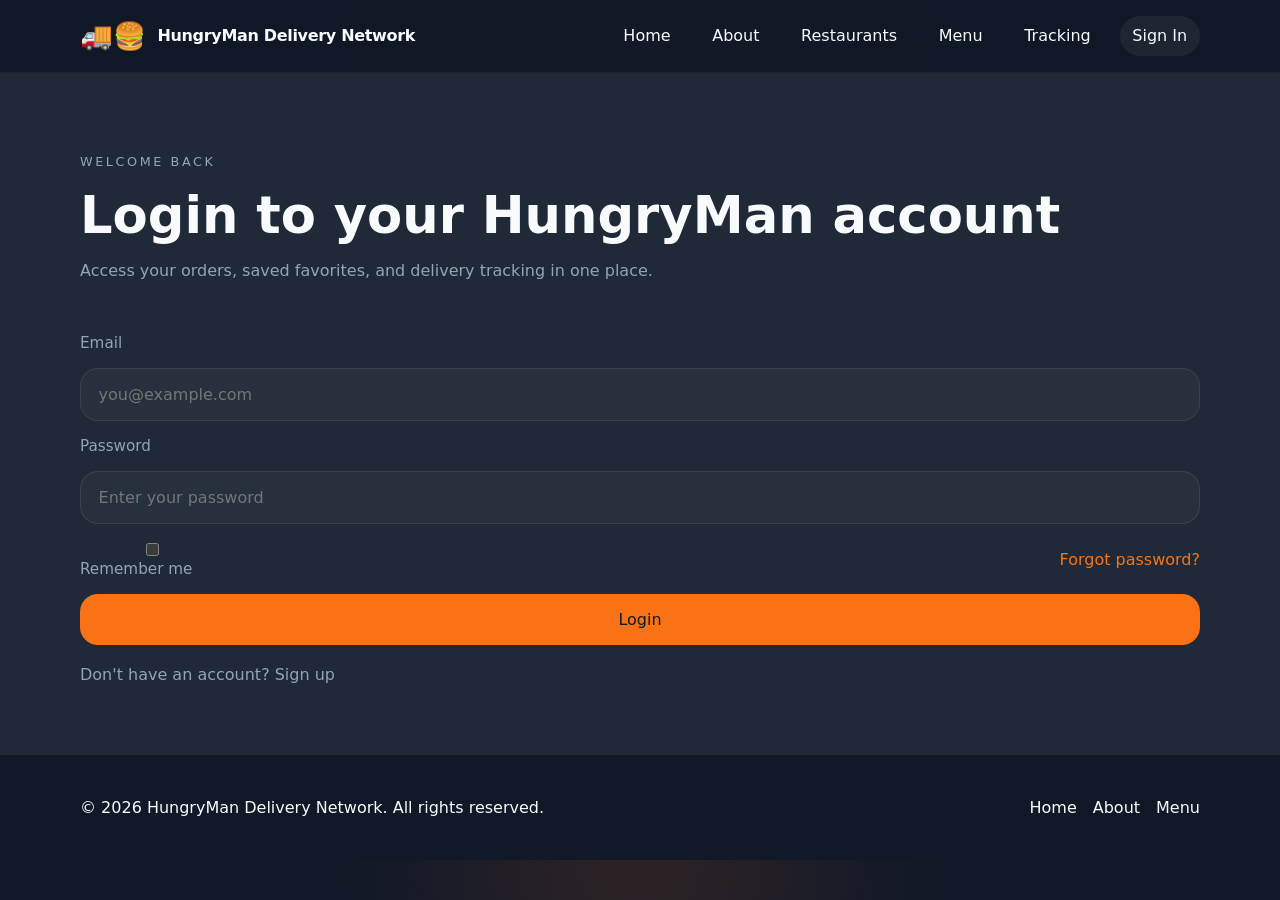
<file: Ai_fronend/login.html>
<!DOCTYPE html>
<html lang="en">
<head>
  <meta charset="UTF-8" />
  <meta name="viewport" content="width=device-width, initial-scale=1.0" />
  <title>Login - HungryMan Delivery Network</title>
  <link rel="stylesheet" href="style.css" />
</head>
<body>
  <header class="site-header">
    <div class="container header-inner">
      <a href="index.html" class="brand">
        <span class="brand-icon">🚚🍔</span>
        <span>HungryMan Delivery Network</span>
      </a>
      <button class="nav-toggle" id="navToggle" aria-label="Open navigation menu">
        <span></span><span></span><span></span>
      </button>
      <nav class="main-nav" id="mainNav">
        <a href="index.html">Home</a>
        <a href="about.html">About</a>
        <a href="restaurants.html">Restaurants</a>
        <a href="menu.html">Menu</a>
        <a href="tracking.html">Tracking</a>
        <a href="login.html" class="button button-secondary">Sign In</a>
      </nav>
    </div>
  </header>

  <main>
    <section class="section section-dark auth-section">
      <div class="container auth-grid">
        <div class="auth-copy">
          <p class="eyebrow">Welcome back</p>
          <h1>Login to your HungryMan account</h1>
          <p>Access your orders, saved favorites, and delivery tracking in one place.</p>
        </div>
        <form id="loginForm" class="auth-form" novalidate>
          <label for="loginEmail">Email</label>
          <input id="loginEmail" type="email" placeholder="you@example.com" required />
          <label for="loginPassword">Password</label>
          <input id="loginPassword" type="password" placeholder="Enter your password" required />
          <div class="form-row remember-row">
            <label><input type="checkbox" id="rememberMe" /> Remember me</label>
            <a href="#">Forgot password?</a>
          </div>
          <button type="submit" class="button button-primary">Login</button>
          <p class="auth-note">Don't have an account? <a href="signup.html">Sign up</a></p>
        </form>
      </div>
    </section>
  </main>

  <footer class="site-footer">
    <div class="container footer-inner">
      <p>© 2026 HungryMan Delivery Network. All rights reserved.</p>
      <div class="footer-links">
        <a href="index.html">Home</a>
        <a href="about.html">About</a>
        <a href="menu.html">Menu</a>
      </div>
    </div>
  </footer>

  <div id="toast" class="toast"></div>
  <script src="script.js"></script>
</body>
</html>
</file>
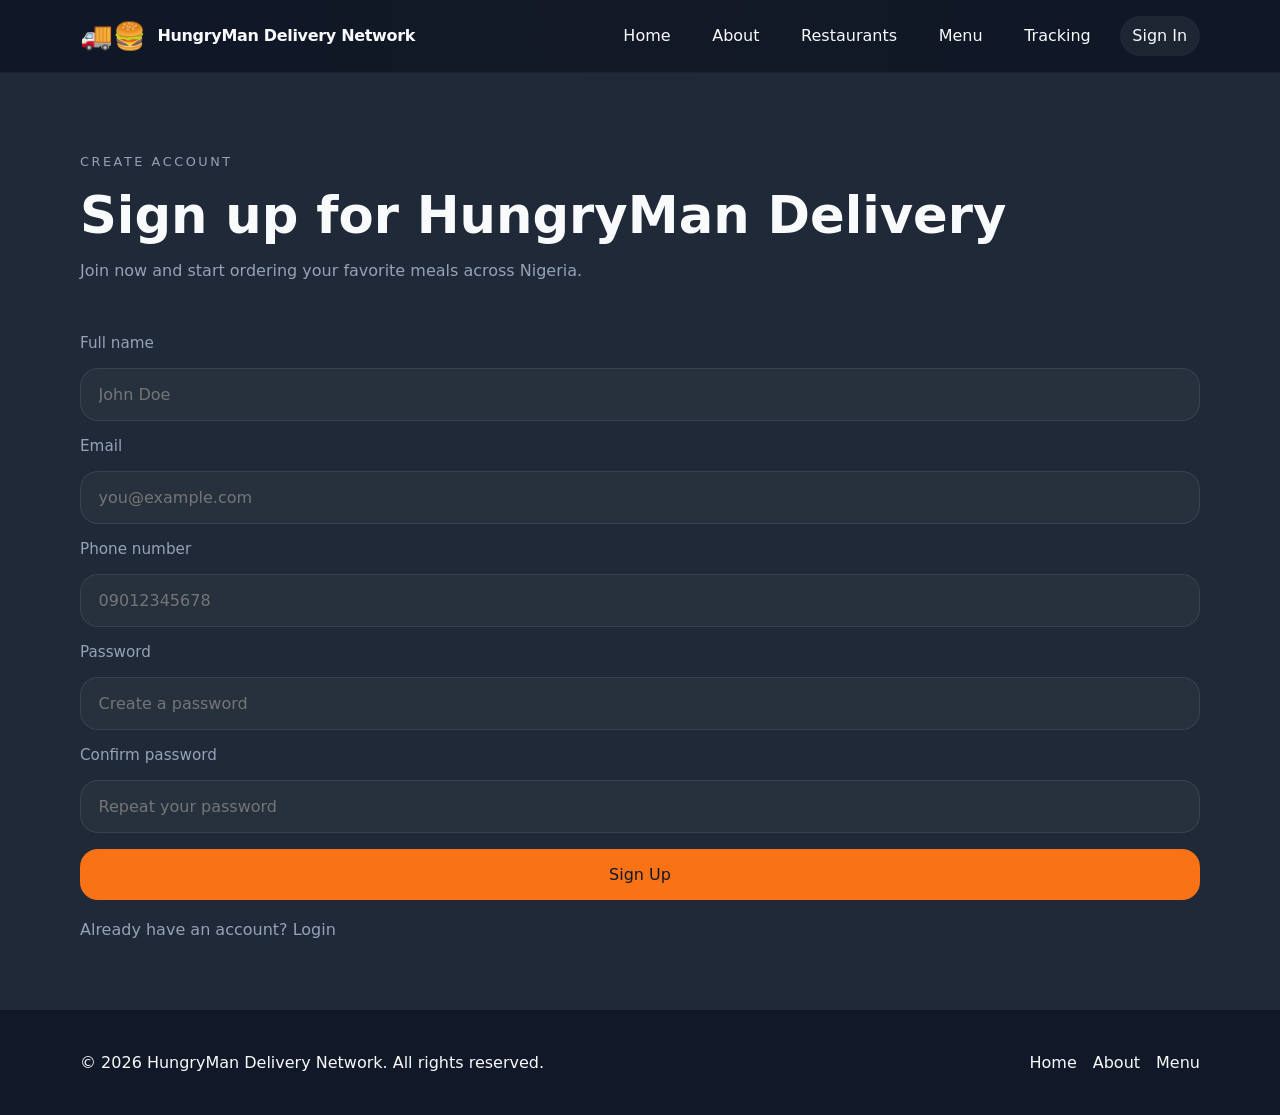
<file: Ai_fronend/signup.html>
<!DOCTYPE html>
<html lang="en">
<head>
  <meta charset="UTF-8" />
  <meta name="viewport" content="width=device-width, initial-scale=1.0" />
  <title>Sign Up - HungryMan Delivery Network</title>
  <link rel="stylesheet" href="style.css" />
</head>
<body>
  <header class="site-header">
    <div class="container header-inner">
      <a href="index.html" class="brand">
        <span class="brand-icon">🚚🍔</span>
        <span>HungryMan Delivery Network</span>
      </a>
      <button class="nav-toggle" id="navToggle" aria-label="Open navigation menu">
        <span></span><span></span><span></span>
      </button>
      <nav class="main-nav" id="mainNav">
        <a href="index.html">Home</a>
        <a href="about.html">About</a>
        <a href="restaurants.html">Restaurants</a>
        <a href="menu.html">Menu</a>
        <a href="tracking.html">Tracking</a>
        <a href="login.html" class="button button-secondary">Sign In</a>
      </nav>
    </div>
  </header>

  <main>
    <section class="section section-dark auth-section">
      <div class="container auth-grid">
        <div class="auth-copy">
          <p class="eyebrow">Create account</p>
          <h1>Sign up for HungryMan Delivery</h1>
          <p>Join now and start ordering your favorite meals across Nigeria.</p>
        </div>
        <form id="signupForm" class="auth-form" novalidate>
          <label for="fullName">Full name</label>
          <input id="fullName" type="text" placeholder="John Doe" required />
          <label for="signupEmail">Email</label>
          <input id="signupEmail" type="email" placeholder="you@example.com" required />
          <label for="phoneNumber">Phone number</label>
          <input id="phoneNumber" type="tel" placeholder="09012345678" required />
          <label for="signupPassword">Password</label>
          <input id="signupPassword" type="password" placeholder="Create a password" required />
          <label for="confirmPassword">Confirm password</label>
          <input id="confirmPassword" type="password" placeholder="Repeat your password" required />
          <button type="submit" class="button button-primary">Sign Up</button>
          <p class="auth-note">Already have an account? <a href="login.html">Login</a></p>
        </form>
      </div>
    </section>
  </main>

  <footer class="site-footer">
    <div class="container footer-inner">
      <p>© 2026 HungryMan Delivery Network. All rights reserved.</p>
      <div class="footer-links">
        <a href="index.html">Home</a>
        <a href="about.html">About</a>
        <a href="menu.html">Menu</a>
      </div>
    </div>
  </footer>

  <div id="toast" class="toast"></div>
  <script src="script.js"></script>
</body>
</html>
</file>
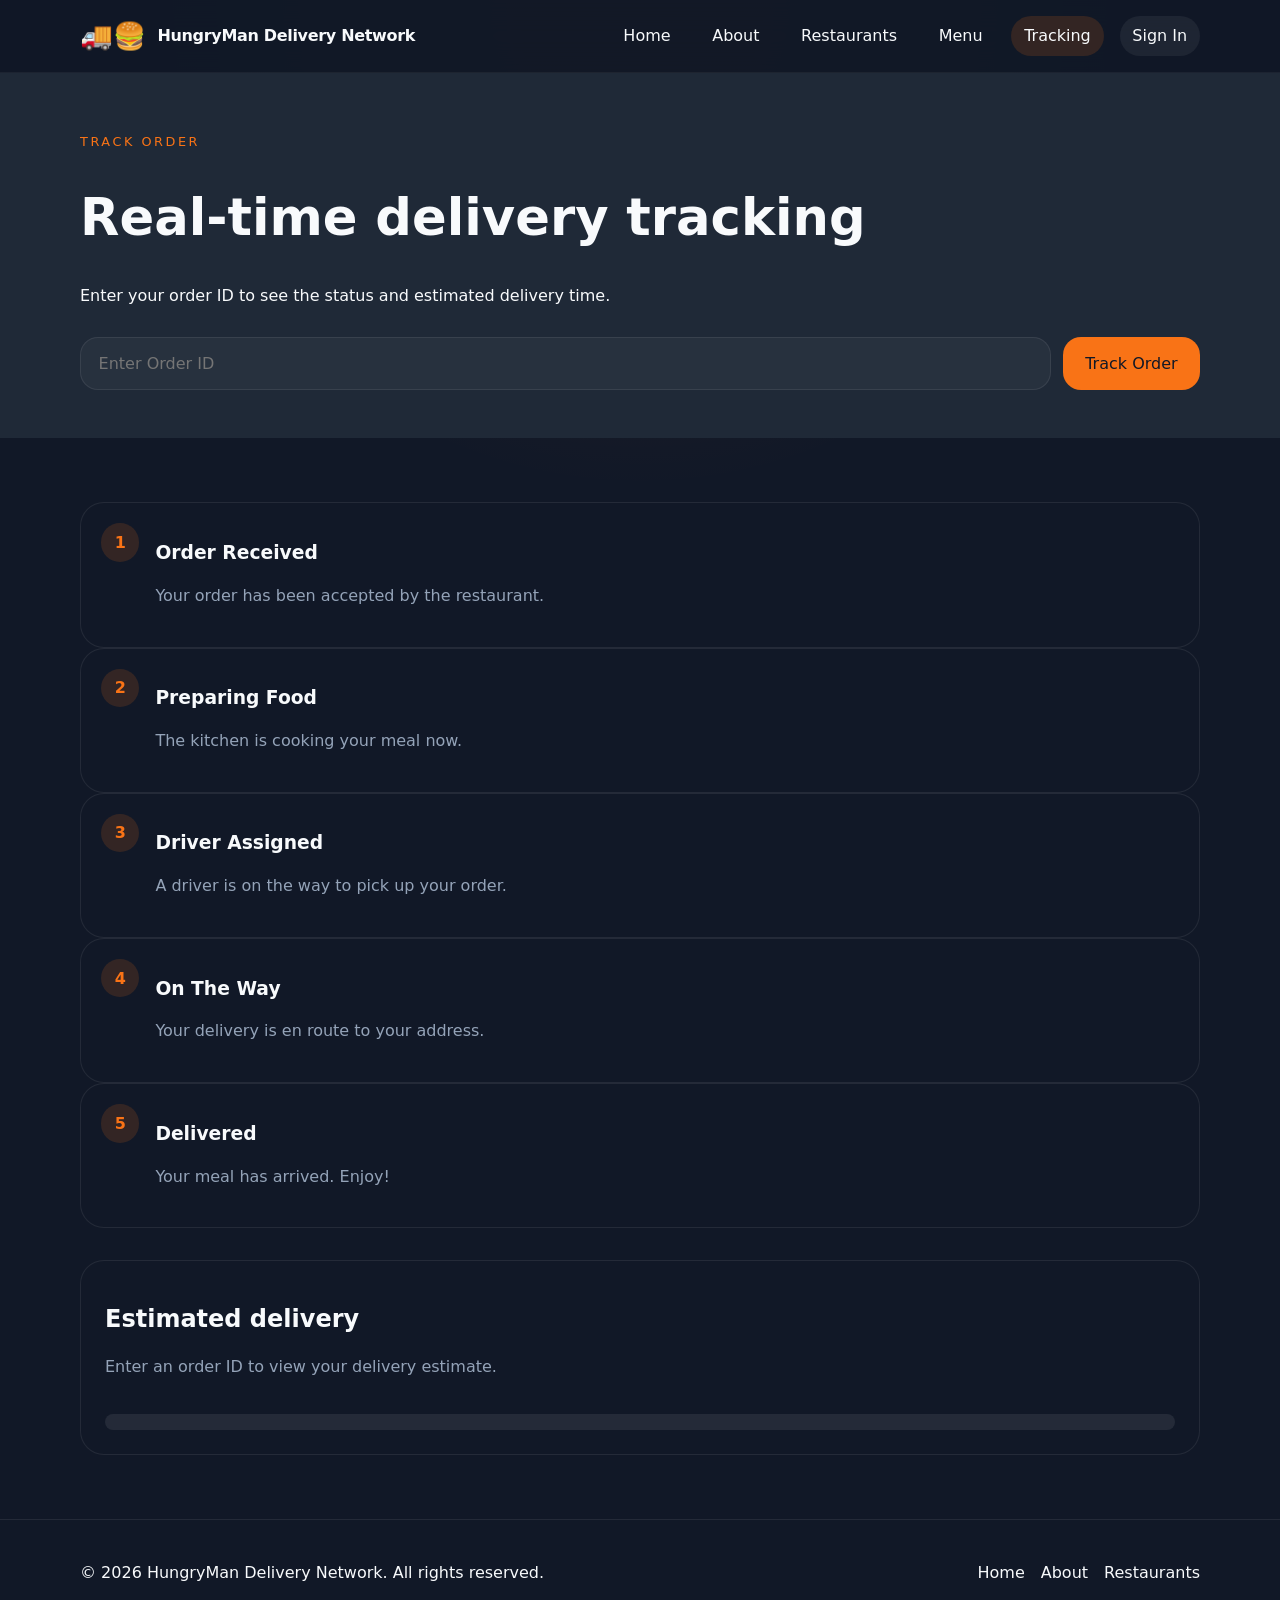
<file: Ai_fronend/tracking.html>
<!DOCTYPE html>
<html lang="en">
<head>
  <meta charset="UTF-8" />
  <meta name="viewport" content="width=device-width, initial-scale=1.0" />
  <title>Order Tracking - HungryMan Delivery Network</title>
  <link rel="stylesheet" href="style.css" />
</head>
<body>
  <header class="site-header">
    <div class="container header-inner">
      <a href="index.html" class="brand">
        <span class="brand-icon">🚚🍔</span>
        <span>HungryMan Delivery Network</span>
      </a>
      <button class="nav-toggle" id="navToggle" aria-label="Open navigation menu">
        <span></span><span></span><span></span>
      </button>
      <nav class="main-nav" id="mainNav">
        <a href="index.html">Home</a>
        <a href="about.html">About</a>
        <a href="restaurants.html">Restaurants</a>
        <a href="menu.html">Menu</a>
        <a href="tracking.html" class="active">Tracking</a>
        <a href="login.html" class="button button-secondary">Sign In</a>
      </nav>
    </div>
  </header>

  <main>
    <section class="section section-dark tracking-hero">
      <div class="container">
        <p class="eyebrow">Track Order</p>
        <h1>Real-time delivery tracking</h1>
        <p>Enter your order ID to see the status and estimated delivery time.</p>
        <div class="tracking-form">
          <input id="orderIdInput" type="text" placeholder="Enter Order ID" />
          <button id="trackOrderButton" class="button button-primary">Track Order</button>
        </div>
      </div>
    </section>

    <section class="section container tracking-panel">
      <div class="tracking-status">
        <div class="tracker-step" data-step="received">
          <span class="step-number">1</span>
          <div>
            <h3>Order Received</h3>
            <p>Your order has been accepted by the restaurant.</p>
          </div>
        </div>
        <div class="tracker-step" data-step="preparing">
          <span class="step-number">2</span>
          <div>
            <h3>Preparing Food</h3>
            <p>The kitchen is cooking your meal now.</p>
          </div>
        </div>
        <div class="tracker-step" data-step="assigned">
          <span class="step-number">3</span>
          <div>
            <h3>Driver Assigned</h3>
            <p>A driver is on the way to pick up your order.</p>
          </div>
        </div>
        <div class="tracker-step" data-step="way">
          <span class="step-number">4</span>
          <div>
            <h3>On The Way</h3>
            <p>Your delivery is en route to your address.</p>
          </div>
        </div>
        <div class="tracker-step" data-step="delivered">
          <span class="step-number">5</span>
          <div>
            <h3>Delivered</h3>
            <p>Your meal has arrived. Enjoy!</p>
          </div>
        </div>
      </div>
      <div class="tracking-summary">
        <h2>Estimated delivery</h2>
        <p id="estimatedTime">Enter an order ID to view your delivery estimate.</p>
        <div class="progress-bar" id="orderProgressBar">
          <div class="progress-fill"></div>
        </div>
      </div>
    </section>
  </main>

  <footer class="site-footer">
    <div class="container footer-inner">
      <p>© 2026 HungryMan Delivery Network. All rights reserved.</p>
      <div class="footer-links">
        <a href="index.html">Home</a>
        <a href="about.html">About</a>
        <a href="restaurants.html">Restaurants</a>
      </div>
    </div>
  </footer>

  <div id="toast" class="toast"></div>
  <script src="script.js"></script>
</body>
</html>
</file>
<file: Ai_fronend/style.css>
/* HungryMan Delivery Network - Dark theme styles */
:root {
  color-scheme: dark;
  --bg: #111827;
  --surface: #1f2937;
  --surface-soft: #252f3e;
  --text: #f8fafc;
  --muted: #94a3b8;
  --accent: #f97316;
  --accent-soft: rgba(249, 115, 22, 0.12);
  --border: rgba(255, 255, 255, 0.08);
  --shadow: 0 24px 80px rgba(0, 0, 0, 0.24);
  --radius: 24px;
}

* {
  box-sizing: border-box;
}

html {
  scroll-behavior: smooth;
}

body {
  margin: 0;
  font-family: Inter, system-ui, -apple-system, BlinkMacSystemFont, "Segoe UI", sans-serif;
  background: radial-gradient(circle at top, rgba(249, 115, 22, 0.12), transparent 28%), var(--bg);
  color: var(--text);
}

img {
  max-width: 100%;
  display: block;
}

a {
  color: inherit;
  text-decoration: none;
}

button,
input,
select {
  font: inherit;
}

.container {
  width: min(1120px, calc(100% - 2rem));
  margin: 0 auto;
}

.site-header {
  position: sticky;
  top: 0;
  z-index: 20;
  backdrop-filter: blur(18px);
  background: rgba(17, 24, 39, 0.92);
  border-bottom: 1px solid rgba(255, 255, 255, 0.05);
}

.header-inner {
  display: flex;
  align-items: center;
  justify-content: space-between;
  gap: 1rem;
  padding: 1rem 0;
}

.brand {
  display: inline-flex;
  align-items: center;
  gap: 0.75rem;
  font-weight: 700;
  letter-spacing: -0.02em;
}

.brand-icon {
  font-size: 1.65rem;
}

.main-nav {
  display: flex;
  align-items: center;
  gap: 1rem;
  flex-wrap: wrap;
}

.main-nav a {
  color: var(--text);
  padding: 0.65rem 0.8rem;
  border-radius: 999px;
  transition: background 0.2s ease, color 0.2s ease;
}

.main-nav a:hover,
.main-nav a.active {
  background: rgba(249, 115, 22, 0.15);
}

.nav-toggle {
  display: none;
  background: none;
  border: 0;
  cursor: pointer;
  gap: 0.3rem;
  flex-direction: column;
  padding: 0.25rem;
}

.nav-toggle span {
  display: block;
  height: 3px;
  width: 24px;
  background: var(--text);
  border-radius: 999px;
}

.section {
  padding: 4rem 0;
}

.section-dark {
  background: var(--surface);
}

.hero {
  padding-top: 4rem;
  padding-bottom: 4rem;
}

.hero-home {
  background: radial-gradient(circle at top left, rgba(249, 115, 22, 0.2), transparent 32%), #111827;
}

.hero-grid,
.about-grid,
.contact-grid,
.menu-grid,
.tracking-panel {
  display: grid;
  gap: 2rem;
}

.hero-grid {
  grid-template-columns: 1.2fr 0.9fr;
  align-items: center;
}

.hero-copy h1,
.about-copy h1,
.hero-copy p,
.download-copy h2,
.download-copy p,
.auth-copy h1 {
  margin: 0;
}

.eyebrow {
  color: var(--accent);
  text-transform: uppercase;
  letter-spacing: 0.2em;
  font-size: 0.8rem;
  margin-bottom: 1rem;
}

.hero-copy h1,
.auth-copy h1,
.tracking-hero h1,
.download-copy h2 {
  font-size: clamp(2rem, 4vw, 3.6rem);
  line-height: 1.03;
}

.hero-copy p,
.hero-stats p,
.card-body p,
.testimonial-card p,
.contact-card p,
.info-card p,
.benefit-card p,
.coverage-card p,
.auth-copy p,
.auth-note,
.estimates,
.summary-row span,
.tracker-step p,
.tracking-summary p {
  color: var(--muted);
  line-height: 1.8;
}

.search-form,
.search-bar,
.tracking-form {
  display: flex;
  flex-wrap: wrap;
  gap: 0.75rem;
  margin-top: 2rem;
}

.search-form input,
.search-bar input,
.search-bar select,
#orderIdInput,
.auth-form input {
  flex: 1 1 240px;
  min-width: 0;
  padding: 1rem 1.1rem;
  border-radius: 18px;
  border: 1px solid rgba(255, 255, 255, 0.08);
  background: rgba(255, 255, 255, 0.04);
  color: var(--text);
  outline: none;
}

.search-form button,
.button,
#checkoutButton {
  border: 0;
  border-radius: 18px;
  padding: 1rem 1.4rem;
  cursor: pointer;
  transition: transform 0.22s ease, box-shadow 0.22s ease, background 0.22s ease;
}

.button {
  background: var(--surface-soft);
  color: var(--text);
}

.button-primary {
  background: var(--accent);
  color: #111827;
}

.button-secondary {
  background: rgba(255, 255, 255, 0.06);
}

.search-form button:hover,
.button:hover,
#checkoutButton:hover {
  transform: translateY(-1px);
  box-shadow: 0 16px 40px rgba(0, 0, 0, 0.18);
}

.hero-stats,
.stats-grid,
.card-grid,
.info-grid,
.benefits-grid,
.contact-cards,
.coverage-map,
.auth-grid,
.menu-grid {
  display: grid;
  gap: 1.5rem;
}

.hero-stats {
  grid-template-columns: repeat(3, minmax(0, 1fr));
  margin-top: 2rem;
}

.hero-stats div,
.contact-card,
.info-card,
.benefit-card,
.coverage-card,
.testimonial-card,
.restaurant-card,
.food-card,
.cart-panel,
.tracker-step,
.tracking-summary {
  background: var(--bg);
  border: 1px solid var(--border);
  border-radius: var(--radius);
  padding: 1.5rem;
}

.hero-card {
  position: relative;
  overflow: hidden;
  border-radius: 32px;
  box-shadow: var(--shadow);
}

.hero-card img {
  width: 100%;
  display: block;
}

.hero-card .tag {
  position: absolute;
  top: 1rem;
  left: 1rem;
  background: rgba(249, 115, 22, 0.95);
  color: #fff;
  padding: 0.5rem 0.9rem;
  border-radius: 999px;
  font-size: 0.8rem;
}

.card-grid {
  grid-template-columns: repeat(auto-fit, minmax(220px, 1fr));
}

.card {
  overflow: hidden;
}

.card img {
  width: 100%;
  height: 220px;
  object-fit: cover;
}

.card-body {
  padding: 1.4rem;
}

.card-body h3 {
  margin: 0;
  font-size: 1.1rem;
}

.card-meta,
.summary-row {
  display: flex;
  justify-content: space-between;
  gap: 0.75rem;
  margin-top: 1rem;
  color: var(--muted);
}

.testimonials-grid {
  grid-template-columns: repeat(auto-fit, minmax(240px, 1fr));
}

.testimonial-card {
  min-height: 240px;
  display: flex;
  flex-direction: column;
  justify-content: space-between;
}

.stats-section {
  background: rgba(17, 24, 39, 0.88);
}

.stats-grid {
  grid-template-columns: repeat(3, minmax(0, 1fr));
  gap: 1rem;
  text-align: center;
}

.stats-grid h3 {
  margin: 0 0 0.5rem;
  font-size: 2.6rem;
}

.download-section,
.coverage-section,
.why-section {
  grid-template-columns: repeat(2, minmax(0, 1fr));
  align-items: center;
}

.download-buttons {
  display: flex;
  flex-wrap: wrap;
  gap: 1rem;
  margin-top: 1.5rem;
}

.download-image img {
  width: 100%;
  border-radius: 28px;
  box-shadow: var(--shadow);
}

.contact-grid {
  grid-template-columns: 1.1fr 0.9fr;
}

.contact-cards {
  display: grid;
  gap: 1rem;
}

.contact-card h3 {
  margin: 0 0 0.75rem;
}

.info-grid,
.benefits-grid,
.coverage-map,
.tracking-status {
  grid-template-columns: repeat(auto-fit, minmax(220px, 1fr));
}

.info-card,
.benefit-card,
.coverage-card {
  min-height: 200px;
}

.benefit-card h3,
.coverage-card h3,
.info-card h2 {
  margin-top: 0;
}

.auth-section {
  padding-top: 4rem;
  padding-bottom: 4rem;
}

.auth-grid {
  grid-template-columns: 1fr;
  gap: 2rem;
}

.auth-form {
  display: grid;
  gap: 1rem;
}

.auth-form label {
  font-size: 0.95rem;
  color: var(--muted);
}

.auth-form input {
  width: 100%;
}

.form-row {
  display: flex;
  align-items: center;
  justify-content: space-between;
  gap: 1rem;
}

.remember-row a {
  color: var(--accent);
}

.auth-note {
  margin: 0;
  color: var(--muted);
}

.menu-grid {
  grid-template-columns: 1.5fr 0.7fr;
}

.menu-list {
  display: grid;
  gap: 1.5rem;
}

.food-card {
  display: grid;
  grid-template-columns: 120px 1fr;
  align-items: center;
}

.food-card img {
  height: 100%;
  object-fit: cover;
}

.food-card .card-body {
  padding: 1.25rem;
}

.food-card .price {
  margin-top: 0.75rem;
  color: var(--accent);
  font-weight: 700;
}

.food-card button {
  margin-top: 1rem;
  width: fit-content;
}

.cart-panel {
  position: sticky;
  top: 1.5rem;
}

.cart-header {
  display: flex;
  align-items: center;
  justify-content: space-between;
  margin-bottom: 1rem;
}

.cart-items {
  display: grid;
  gap: 0.9rem;
  max-height: 420px;
  overflow: auto;
}

.cart-item {
  display: grid;
  grid-template-columns: 1fr auto;
  gap: 0.75rem;
  align-items: center;
}

.cart-item div {
  display: grid;
  gap: 0.35rem;
}

.quantity-controls {
  display: inline-flex;
  gap: 0.5rem;
  align-items: center;
}

.quantity-controls button {
  width: 2rem;
  height: 2rem;
  border-radius: 999px;
  border: 1px solid rgba(255, 255, 255, 0.12);
  background: transparent;
  color: var(--text);
}

.tracking-hero {
  padding-top: 3rem;
  padding-bottom: 3rem;
}

.tracking-form {
  justify-content: flex-start;
}

.tracker-step {
  display: grid;
  grid-template-columns: auto 1fr;
  gap: 1rem;
  padding: 1.25rem;
  align-items: start;
}

.step-number {
  min-width: 2.4rem;
  min-height: 2.4rem;
  border-radius: 999px;
  background: rgba(249, 115, 22, 0.15);
  color: var(--accent);
  display: inline-flex;
  align-items: center;
  justify-content: center;
  font-weight: 700;
}

.progress-bar {
  width: 100%;
  height: 1rem;
  border-radius: 999px;
  background: rgba(255, 255, 255, 0.08);
  overflow: hidden;
  margin-top: 2rem;
}

.progress-fill {
  width: 0%;
  height: 100%;
  border-radius: 999px;
  background: linear-gradient(90deg, #f97316, #fcd34d);
  transition: width 0.7s ease;
}

.site-footer {
  border-top: 1px solid rgba(255, 255, 255, 0.08);
  padding: 1.7rem 0;
}

.footer-inner {
  display: flex;
  gap: 1rem;
  flex-wrap: wrap;
  justify-content: space-between;
  align-items: center;
}

.footer-links {
  display: flex;
  gap: 1rem;
  flex-wrap: wrap;
}

.toast {
  position: fixed;
  right: 1.5rem;
  bottom: 1.5rem;
  background: #111827;
  color: var(--text);
  padding: 1rem 1.25rem;
  border-radius: 18px;
  border: 1px solid rgba(249, 115, 22, 0.35);
  box-shadow: var(--shadow);
  opacity: 0;
  transform: translateY(1rem);
  pointer-events: none;
  transition: opacity 0.25s ease, transform 0.25s ease;
}

.toast.show {
  opacity: 1;
  transform: translateY(0);
}

@media (max-width: 900px) {
  .hero-grid,
  .about-grid,
  .contact-grid,
  .download-section,
  .menu-grid,
  .tracking-panel,
  .why-section,
  .coverage-section {
    grid-template-columns: 1fr;
  }

  .hero-card img,
  .download-image img {
    height: auto;
  }
}

@media (max-width: 760px) {
  .header-inner {
    flex-wrap: wrap;
  }

  .main-nav {
    position: fixed;
    inset: 72px 0 auto 0;
    flex-direction: column;
    align-items: flex-start;
    padding: 1rem 1.25rem 1.75rem;
    background: rgba(17, 24, 39, 0.98);
    border-top: 1px solid rgba(255, 255, 255, 0.08);
    transform: translateY(-120%);
    transition: transform 0.3s ease;
    width: 100%;
    gap: 0.5rem;
  }

  .main-nav.active {
    transform: translateY(0);
  }

  .nav-toggle {
    display: flex;
  }

  .menu-grid {
    grid-template-columns: 1fr;
  }

  .food-card {
    grid-template-columns: 1fr;
  }

  .cart-panel {
    position: static;
  }
}

@media (max-width: 520px) {
  .hero-copy h1,
  .tracking-hero h1,
  .auth-copy h1 {
    font-size: 2.2rem;
  }

  .search-form,
  .search-bar,
  .tracking-form {
    flex-direction: column;
  }

  .button,
  #checkoutButton {
    width: 100%;
  }
}
</file>
